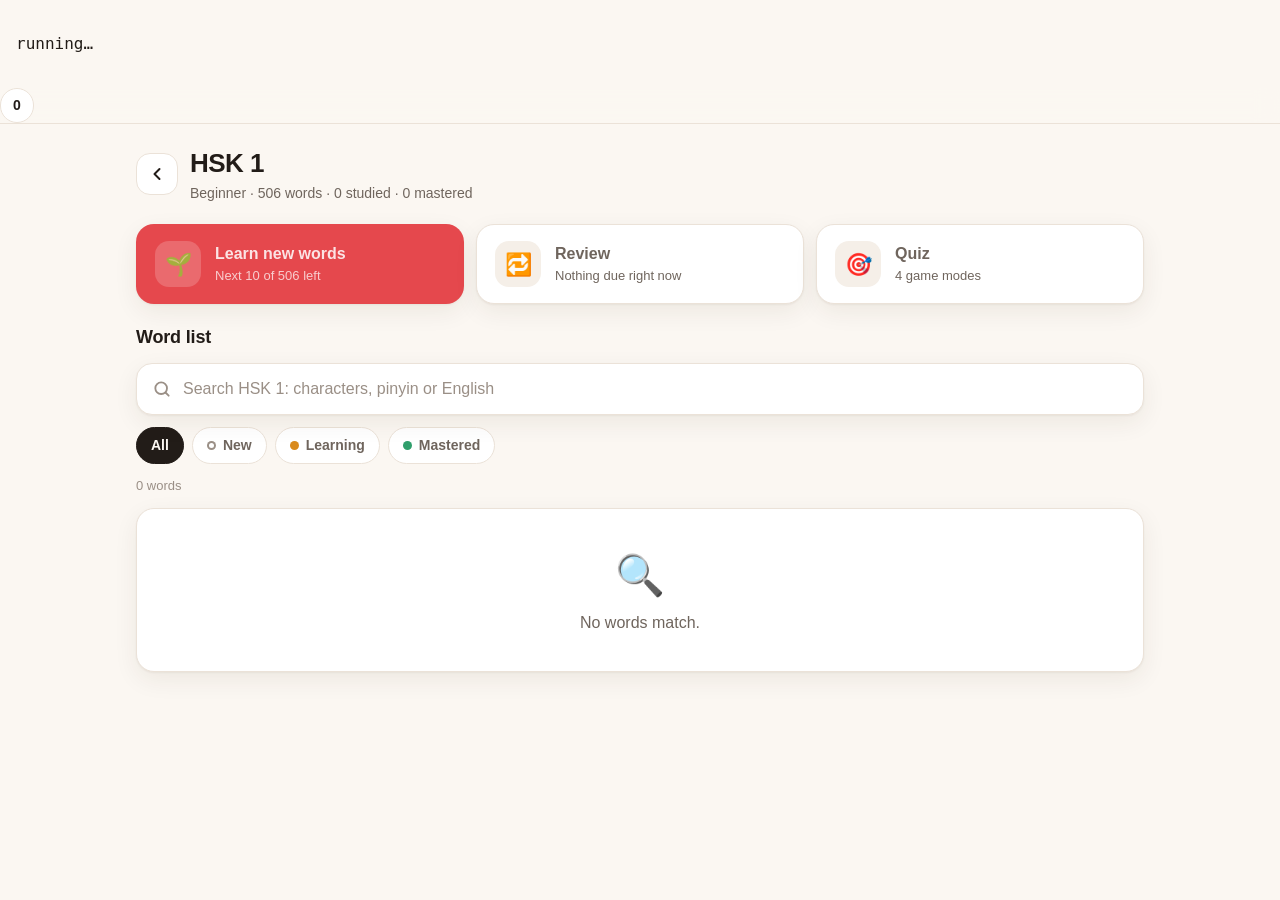
<file: tests/smoke.html>
<!doctype html>
<html lang="en">
<head>
  <meta charset="utf-8">
  <base href="../">
  <title>Quichi smoke test</title>
  <link rel="stylesheet" href="css/style.css">
</head>
<body>
  <!-- Open this file in a browser: it drives the real app through its main flows
       using a separate storage key, then prints PASS/FAIL lines below. -->
  <pre id="out" style="padding:16px;white-space:pre-wrap">running…</pre>
  <header class="topbar"><span class="chip" id="streak-chip"><b>0</b></span></header>
  <main id="app"></main>
  <div id="modal-root"></div>
  <div id="toast"></div>
  <script>
    window.QUICHI_STORE_KEY = 'quichi.test';
    localStorage.removeItem('quichi.test');
  </script>
  <script src="data/index.js"></script>
  <script src="js/app.js"></script>
  <script>
    (async function () {
      const lines = [];
      let failed = 0;
      const check = (name, ok, detail) => { if (!ok) failed++; lines.push(`${ok ? 'PASS' : 'FAIL'} ${name}${detail === undefined ? '' : ' — ' + detail}`); };
      const sleep = (ms) => new Promise((r) => setTimeout(r, ms));
      const until = async (fn, label) => {
        for (let i = 0; i < 100; i++) { if (fn()) return true; await sleep(30); }
        check(`timeout waiting for ${label}`, false);
        return false;
      };
      const $ = (s) => document.querySelector(s);
      const $$ = (s) => document.querySelectorAll(s);
      const go = (hash) => { location.hash = hash; };
      const stored = () => JSON.parse(localStorage.getItem('quichi.test') || '{"cards":{},"log":{}}');
      const Q = window.__quichi;

      try {
        // --- scheduling
        let c = { l: '1', iv: 0, ef: 2.5, r: 0, x: 0, due: 100 };
        c = Q.schedule(c, 2, 100); check('good #1 -> 1 day', c.iv === 1 && c.due === 101 && c.r === 1, JSON.stringify(c));
        c = Q.schedule(c, 2, 101); check('good #2 -> 3 days', c.iv === 3 && c.due === 104, JSON.stringify(c));
        c = Q.schedule(c, 2, 104); check('good #3 -> iv*ease', c.iv === 8, JSON.stringify(c));
        c = Q.schedule(c, 3, 112); check('easy grows faster and raises ease', c.iv === 26 && c.ef === 2.65, JSON.stringify(c));
        c = Q.schedule(c, 0, 138); check('again resets, due same day, lapse counted', c.iv === 0 && c.due === 138 && c.r === 0 && c.x === 1 && c.ef === 2.45, JSON.stringify(c));
        let big = { l: '1', iv: 300, ef: 3, r: 9, x: 0, due: 0 };
        check('interval is capped', Q.schedule(big, 3, 0).iv === 365);
        check('ease never drops below 1.3', Q.schedule({ l: '1', iv: 5, ef: 1.3, r: 3, x: 0, due: 0 }, 0, 0).ef === 1.3);
        check('normalizeState drops broken cards', Object.keys(Q.normalizeState({ cards: { a: { l: '99', due: 1 }, b: { l: '2', due: 5 }, c: null } }).cards).join() === 'b');

        // --- home
        await until(() => $$('.level-card').length, 'home');
        check('home shows 7 level cards', $$('.level-card').length === 7, $$('.level-card').length);

        // --- level list + search
        go('#/level/1');
        await until(() => $$('#list .row').length, 'level list');
        check('level list paginates', $$('#list .row').length >= 80 && $$('#list .row').length < 506, $$('#list .row').length);
        const input = $('#lsearch');
        const search = async (q) => { input.value = q; input.dispatchEvent(new Event('input', { bubbles: true })); await sleep(250); return [...$$('#list .row .row-hz')].map((e) => e.textContent); };
        let r = await search('xiexie'); check('toneless pinyin search finds 谢谢', r[0] === '谢谢', r.slice(0, 3).join(' '));
        r = await search('谢谢'); check('hanzi search finds 谢谢', r[0] === '谢谢', r.slice(0, 3).join(' '));
        r = await search('teacher'); check('english search finds 老师', r.includes('老师'), r.slice(0, 5).join(' '));
        r = await search('zzzzqq'); check('no-match shows empty state', r.length === 0 && !!$('#list .empty'));
        await search('');

        // --- word modal
        $('#list .row').click();
        check('word modal opens', !!$('.modal .defs li'));
        $('[data-act="mark-known"]').click();
        check('mark-known creates a mastered card', Object.values(stored().cards).some((k) => k.iv === 30));
        $('[data-act="reset-word"]').click();
        check('reset-word removes the card', Object.keys(stored().cards).length === 0);
        $('[data-act="modal-x"]').click();
        check('modal closes', !$('.modal'));

        // --- learn session
        go('#/learn/1');
        await until(() => $('[data-act="next-intro"]'), 'learn session');
        let intros = 0;
        while ($('[data-act="next-intro"]')) { $('[data-act="next-intro"]').click(); intros++; if (intros > 50) break; }
        check('learn shows 10 intro cards', intros === 10, intros);
        let graded = 0;
        while ($('[data-act="reveal"]') && graded < 50) {
          $('[data-act="reveal"]').click();
          const g = graded === 0 ? 0 : 2; // fail the first card once to exercise the requeue
          $(`[data-act="grade"][data-g="${g}"]`).click();
          graded++;
        }
        check('"again" requeues the card (11 gradings for 10 words)', graded === 11, graded);
        check('session summary is shown', !!$('.done'));
        let st = stored();
        check('10 cards saved', Object.keys(st.cards).length === 10, Object.keys(st.cards).length);
        check('all cards due tomorrow', Object.values(st.cards).every((k) => k.iv === 1));
        check('activity logged: 10 learned + 1 marked known earlier', Object.values(st.log)[0].n === 11, JSON.stringify(st.log));
        check('streak chip shows 1', $('#streak-chip b').textContent === '1', $('#streak-chip b').textContent);

        // --- review: nothing due yet, then force-due
        go('#/review/1');
        await until(() => $('.empty'), 'empty review');
        check('review is empty when nothing is due', /Nothing to review/.test($('.empty').textContent));
        st = stored(); Object.values(st.cards).forEach((k) => { k.due -= 5; });
        localStorage.setItem('quichi.test', JSON.stringify(st));

        // --- quiz (all four modes)
        for (const mode of ['meaning', 'hanzi', 'pinyin', 'listen']) {
          go('#/'); await sleep(60);
          go('#/quiz/1');
          await until(() => $('[data-act="quiz-start"]'), 'quiz setup');
          const btn = $(`[data-act="quiz-start"][data-mode="${mode}"]`);
          if (!btn) { lines.push(`SKIP quiz ${mode} (no speech synthesis here)`); continue; }
          btn.click();
          await until(() => $('[data-act="quiz-pick"]'), `quiz ${mode}`);
          let answered = 0, four = true, distinct = true;
          while ($('[data-act="quiz-pick"]') && answered < 20) {
            const opts = [...$$('[data-act="quiz-pick"] .txt')].map((e) => e.textContent);
            if (opts.length !== 4) four = false;
            if (new Set(opts).size !== opts.length) distinct = false;
            $('[data-act="quiz-pick"]').click();
            if ($$('.opt.right').length !== 1) four = false;
            $('[data-act="quiz-next"]').click();
            answered++;
          }
          check(`quiz ${mode}: 10 questions, 4 distinct options, one correct`, answered === 10 && four && distinct, `${answered} ${four} ${distinct}`);
          check(`quiz ${mode}: summary shown`, !!$('.done'));
        }

        // --- stats + settings
        go('#/stats');
        await until(() => $('.chart'), 'stats');
        check('stats chart has 14 days', $$('.chart .col').length === 14);
        check('today bar is non-zero', !$$('.chart .col')[13].classList.contains('zero'));
        go('#/settings');
        await until(() => $('[data-act="set"]'), 'settings');
        $('[data-act="set"][data-key="script"][data-value="t"]').click();
        check('script setting persists', stored().settings.script === 't');
        go('#/level/1');
        await until(() => $$('#list .row').length, 'level list (traditional)');
        r = await (async () => { $('#lsearch').value = 'meiguanxi'; $('#lsearch').dispatchEvent(new Event('input', { bubbles: true })); await sleep(250); return [...$$('#list .row .row-hz')].map((e) => e.textContent); })();
        check('traditional script is displayed', r[0] === '沒關係', r.slice(0, 2).join(' '));
      } catch (e) {
        check('no exception', false, e && e.stack || e);
      }
      localStorage.removeItem('quichi.test');
      lines.push(failed ? `\n${failed} FAILED` : '\nALL PASSED');
      document.getElementById('out').textContent = lines.join('\n');
      document.title = failed ? 'FAILED' : 'PASSED';
    })();
  </script>
</body>
</html>
</file>
